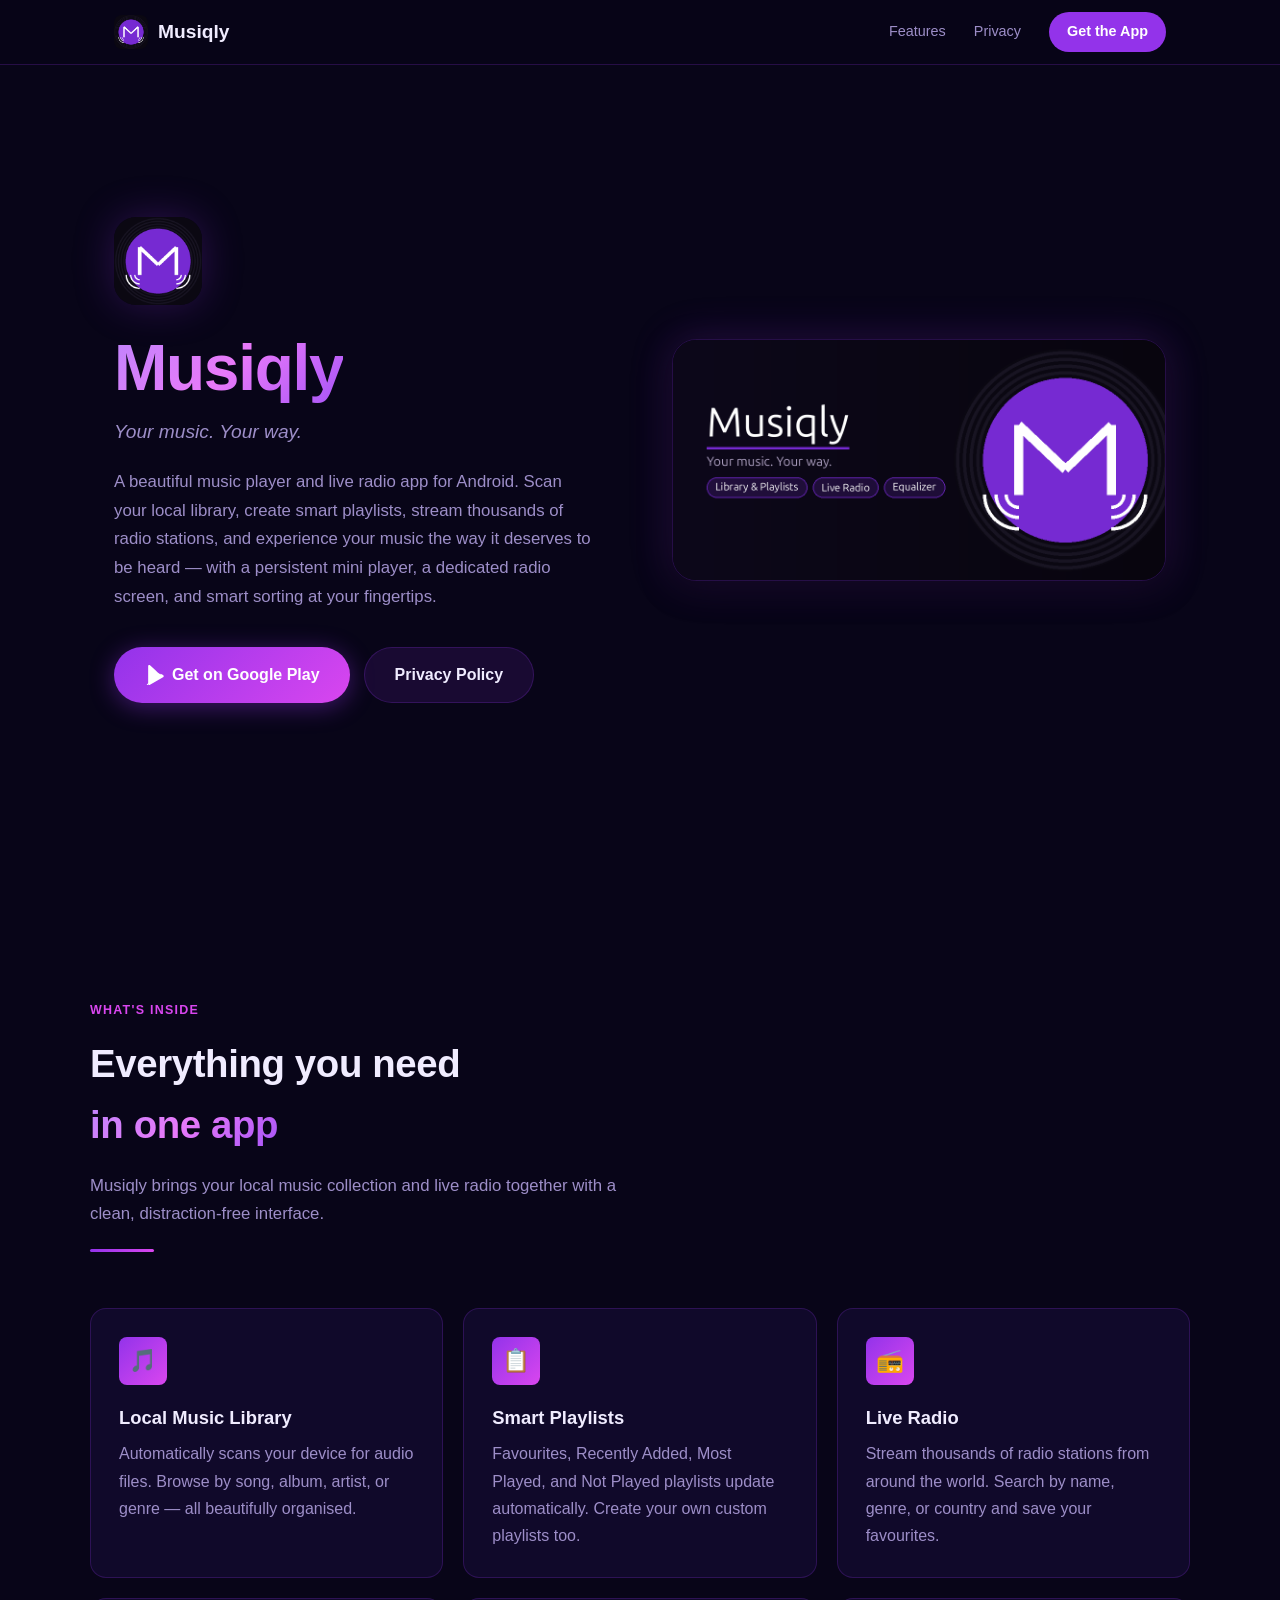
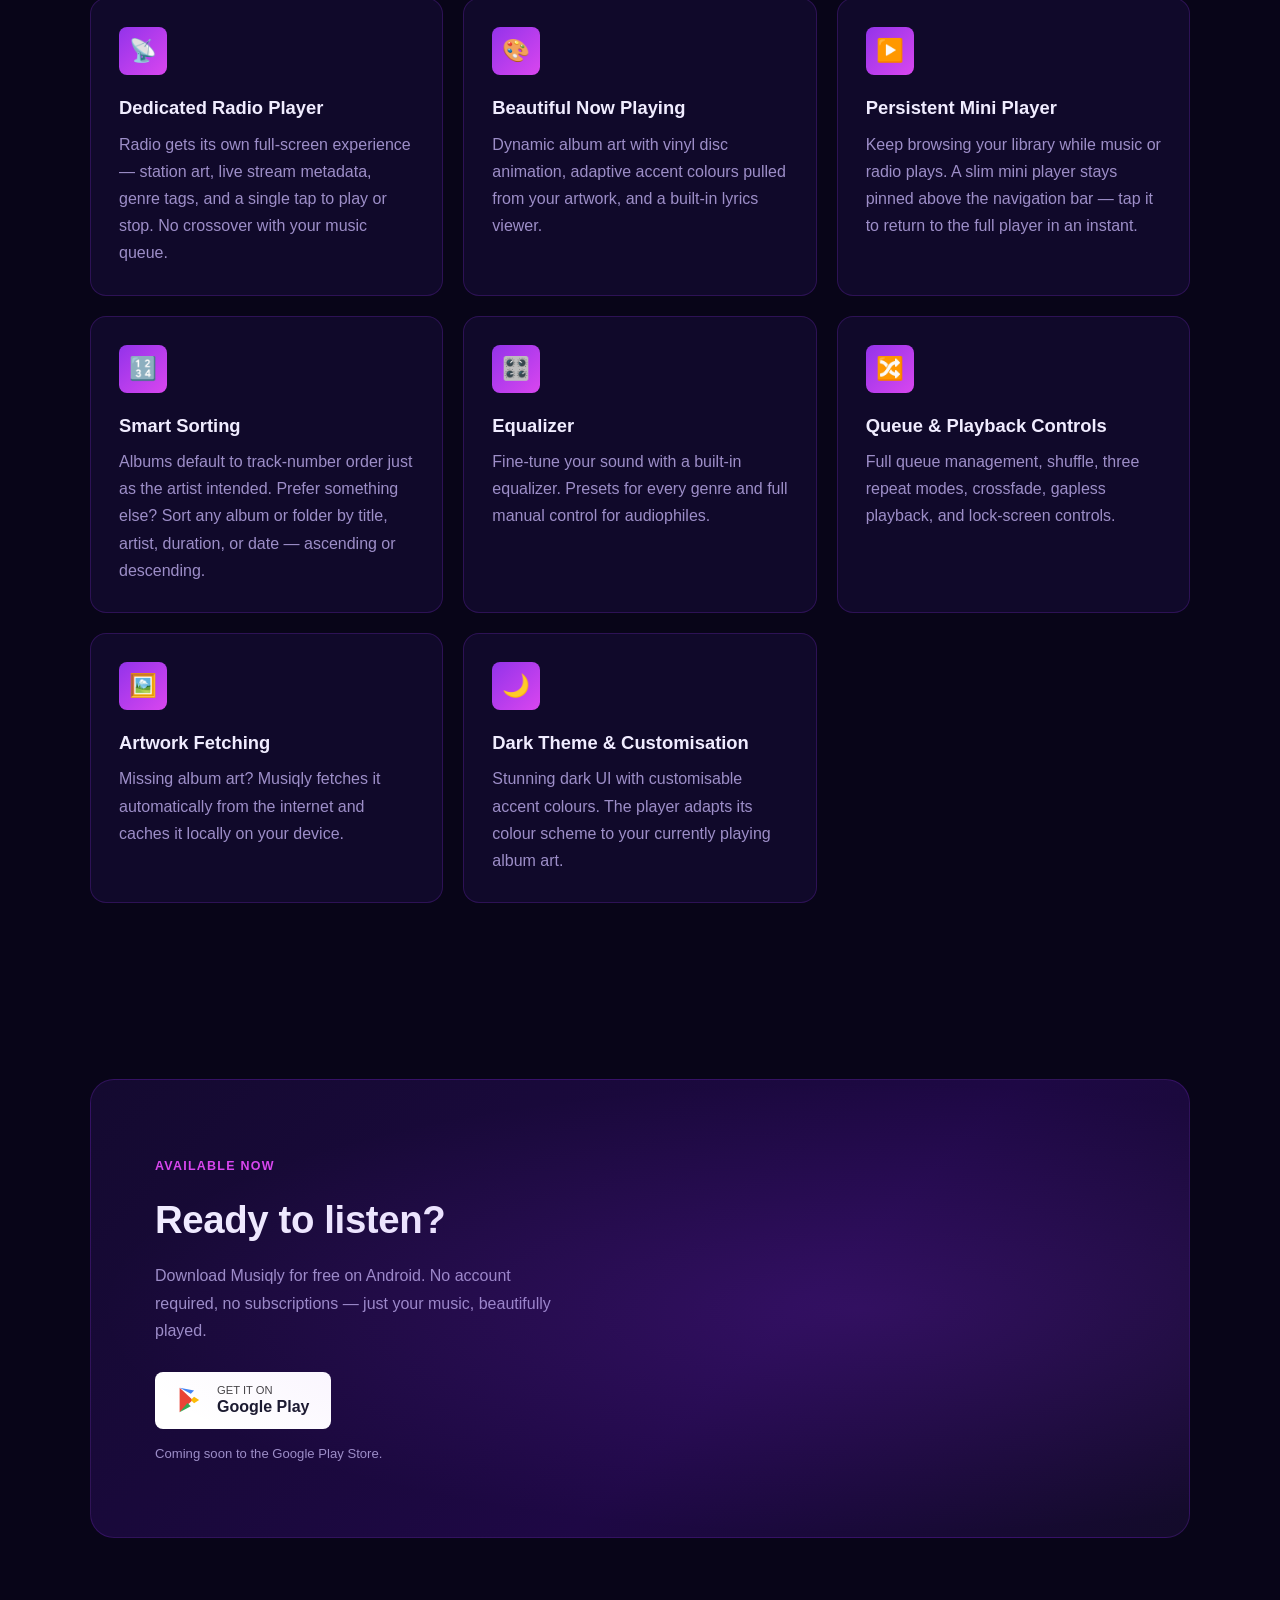
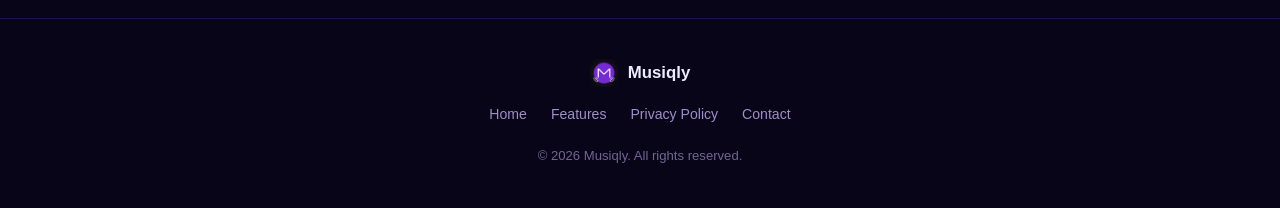
<file: index.html>
<!DOCTYPE html>
<html lang="en">
<head>
  <meta charset="UTF-8">
  <meta name="viewport" content="width=device-width, initial-scale=1.0">
  <title>Musiqly — Your Music. Your Way.</title>
  <meta name="description" content="Musiqly is a beautiful music player and live radio app for Android. Play your local library, manage playlists, stream radio, and enjoy a premium listening experience.">
  <meta property="og:title"       content="Musiqly — Your Music. Your Way.">
  <meta property="og:description" content="A beautiful music player and live radio app for Android.">
  <meta property="og:image"       content="feature.png">
  <meta property="og:type"        content="website">
  <link rel="icon" type="image/png" href="logo.png">
  <link rel="stylesheet" href="style.css">
</head>
<body>

<!-- ── Nav ── -->
<nav>
  <div class="nav-inner">
    <a href="index.html" class="brand">
      <img src="logo.png" alt="Musiqly" class="nav-logo">
      <span>Musiqly</span>
    </a>
    <div class="nav-links">
      <a href="#features">Features</a>
      <a href="privacy.html">Privacy</a>
      <a href="#download" class="btn-nav">Get the App</a>
    </div>
  </div>
</nav>

<!-- ── Hero ── -->
<section class="hero">
  <div class="hero-content">
    <img src="logo.png" alt="Musiqly Logo" class="hero-logo">
    <h1><span class="gradient-text">Musiqly</span></h1>
    <p class="tagline">Your music. Your way.</p>
    <p class="hero-subtitle">
      A beautiful music player and live radio app for Android. Scan your local library,
      create smart playlists, stream thousands of radio stations, and experience your
      music the way it deserves to be heard — with a persistent mini player, a dedicated
      radio screen, and smart sorting at your fingertips.
    </p>
    <div class="hero-btns">
      <a href="#download" class="btn-primary">
        <svg width="20" height="20" viewBox="0 0 24 24" fill="currentColor">
          <path d="M3.18 23.76a1.5 1.5 0 0 0 1.64-.18l12.09-7.02-3.37-3.38L3.18 23.76zm16.7-12.4L16.5 8.97 13.13 5.6 7.2.24A1.5 1.5 0 0 0 5 1.49v21.02a1.5 1.5 0 0 0 2.2 1.33l15.67-9.11a1.5 1.5 0 0 0 0-2.6l-2.99-1.77z"/>
        </svg>
        Get on Google Play
      </a>
      <a href="privacy.html" class="btn-ghost">Privacy Policy</a>
    </div>
  </div>

  <div class="hero-visual">
    <img src="feature.png" alt="Musiqly App Preview" class="feature-img">
  </div>
</section>

<!-- ── Features ── -->
<section id="features" class="section container">
  <span class="section-label">What's inside</span>
  <h2 class="section-title">Everything you need<br><span class="gradient-text">in one app</span></h2>
  <p class="section-sub">Musiqly brings your local music collection and live radio together with a clean, distraction-free interface.</p>
  <div class="divider"></div>

  <div class="features-grid">

    <div class="feature-card">
      <div class="feature-icon">🎵</div>
      <h3>Local Music Library</h3>
      <p>Automatically scans your device for audio files. Browse by song, album, artist, or genre — all beautifully organised.</p>
    </div>

    <div class="feature-card">
      <div class="feature-icon">📋</div>
      <h3>Smart Playlists</h3>
      <p>Favourites, Recently Added, Most Played, and Not Played playlists update automatically. Create your own custom playlists too.</p>
    </div>

    <div class="feature-card">
      <div class="feature-icon">📻</div>
      <h3>Live Radio</h3>
      <p>Stream thousands of radio stations from around the world. Search by name, genre, or country and save your favourites.</p>
    </div>

    <div class="feature-card">
      <div class="feature-icon">📡</div>
      <h3>Dedicated Radio Player</h3>
      <p>Radio gets its own full-screen experience — station art, live stream metadata, genre tags, and a single tap to play or stop. No crossover with your music queue.</p>
    </div>

    <div class="feature-card">
      <div class="feature-icon">🎨</div>
      <h3>Beautiful Now Playing</h3>
      <p>Dynamic album art with vinyl disc animation, adaptive accent colours pulled from your artwork, and a built-in lyrics viewer.</p>
    </div>

    <div class="feature-card">
      <div class="feature-icon">▶️</div>
      <h3>Persistent Mini Player</h3>
      <p>Keep browsing your library while music or radio plays. A slim mini player stays pinned above the navigation bar — tap it to return to the full player in an instant.</p>
    </div>

    <div class="feature-card">
      <div class="feature-icon">🔢</div>
      <h3>Smart Sorting</h3>
      <p>Albums default to track-number order just as the artist intended. Prefer something else? Sort any album or folder by title, artist, duration, or date — ascending or descending.</p>
    </div>

    <div class="feature-card">
      <div class="feature-icon">🎛️</div>
      <h3>Equalizer</h3>
      <p>Fine-tune your sound with a built-in equalizer. Presets for every genre and full manual control for audiophiles.</p>
    </div>

    <div class="feature-card">
      <div class="feature-icon">🔀</div>
      <h3>Queue &amp; Playback Controls</h3>
      <p>Full queue management, shuffle, three repeat modes, crossfade, gapless playback, and lock-screen controls.</p>
    </div>

    <div class="feature-card">
      <div class="feature-icon">🖼️</div>
      <h3>Artwork Fetching</h3>
      <p>Missing album art? Musiqly fetches it automatically from the internet and caches it locally on your device.</p>
    </div>

    <div class="feature-card">
      <div class="feature-icon">🌙</div>
      <h3>Dark Theme &amp; Customisation</h3>
      <p>Stunning dark UI with customisable accent colours. The player adapts its colour scheme to your currently playing album art.</p>
    </div>

  </div>
</section>

<!-- ── Download CTA ── -->
<section id="download" class="download-section">
  <div class="download-inner">
    <div class="download-text">
      <span class="section-label">Available now</span>
      <h2>Ready to listen?</h2>
      <p>Download Musiqly for free on Android. No account required, no subscriptions — just your music, beautifully played.</p>
      <div class="download-btns">
        <a href="#" class="badge-play" title="Google Play Store — link updated on release">
          <svg width="28" height="28" viewBox="0 0 512 512" fill="none">
            <path d="M48 32L288 256 48 480V32z" fill="#EA4335"/>
            <path d="M48 32l204 108 60-60L48 32z" fill="#4285F4"/>
            <path d="M48 480l204-108-60-60L48 480z" fill="#34A853"/>
            <path d="M312 196l-60 60 60 60 92-60-92-60z" fill="#FBBC05"/>
          </svg>
          <span class="badge-play-text">
            <span>GET IT ON</span>
            <span>Google Play</span>
          </span>
        </a>
      </div>
      <p style="margin-top:14px; font-size:0.82rem;">Coming soon to the Google Play Store.</p>
    </div>
  </div>
</section>

<!-- ── Footer ── -->
<footer>
  <div class="footer-inner">
    <div class="footer-brand">
      <img src="logo.png" alt="Musiqly" class="footer-logo">
      Musiqly
    </div>
    <div class="footer-links">
      <a href="index.html">Home</a>
      <a href="#features">Features</a>
      <a href="privacy.html">Privacy Policy</a>
      <a href="mailto:riva24x@outlook.com">Contact</a>
    </div>
    <p class="footer-copy">&copy; 2026 Musiqly. All rights reserved.</p>
  </div>
</footer>

</body>
</html>
</file>
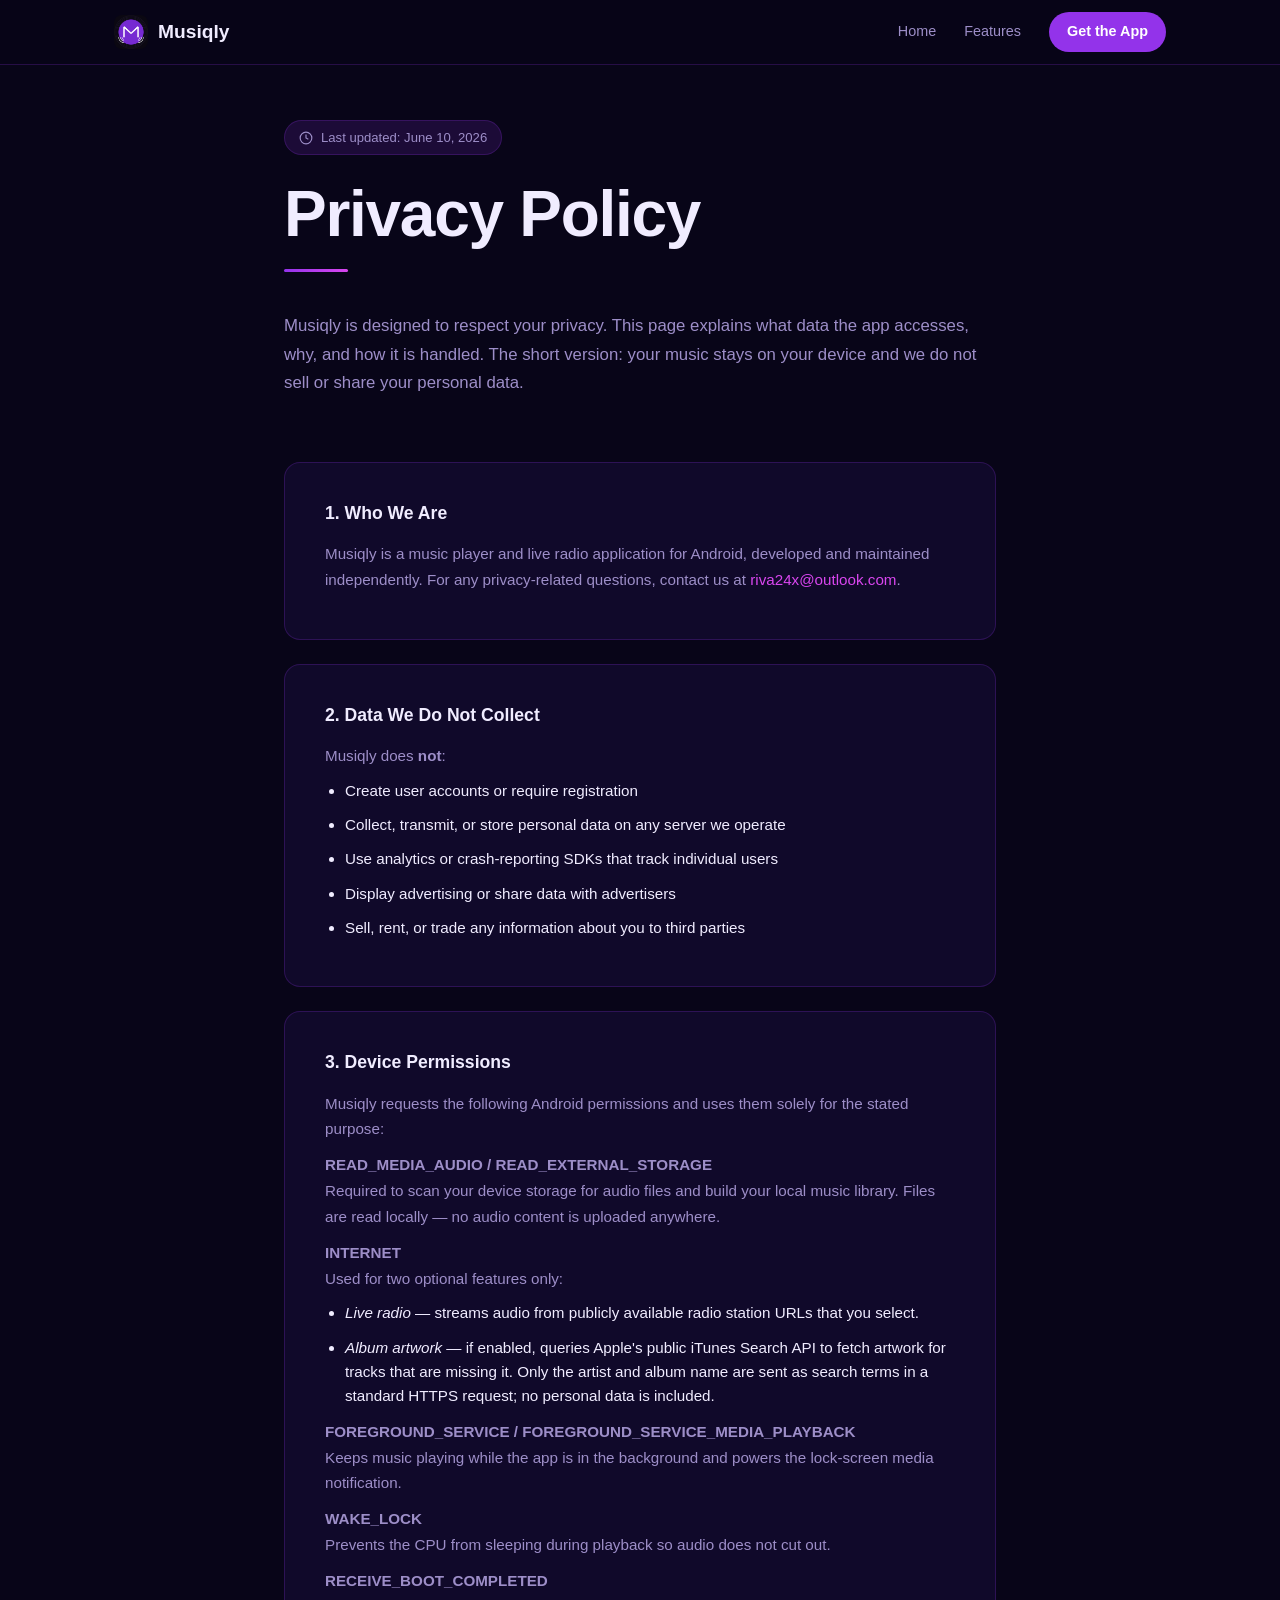
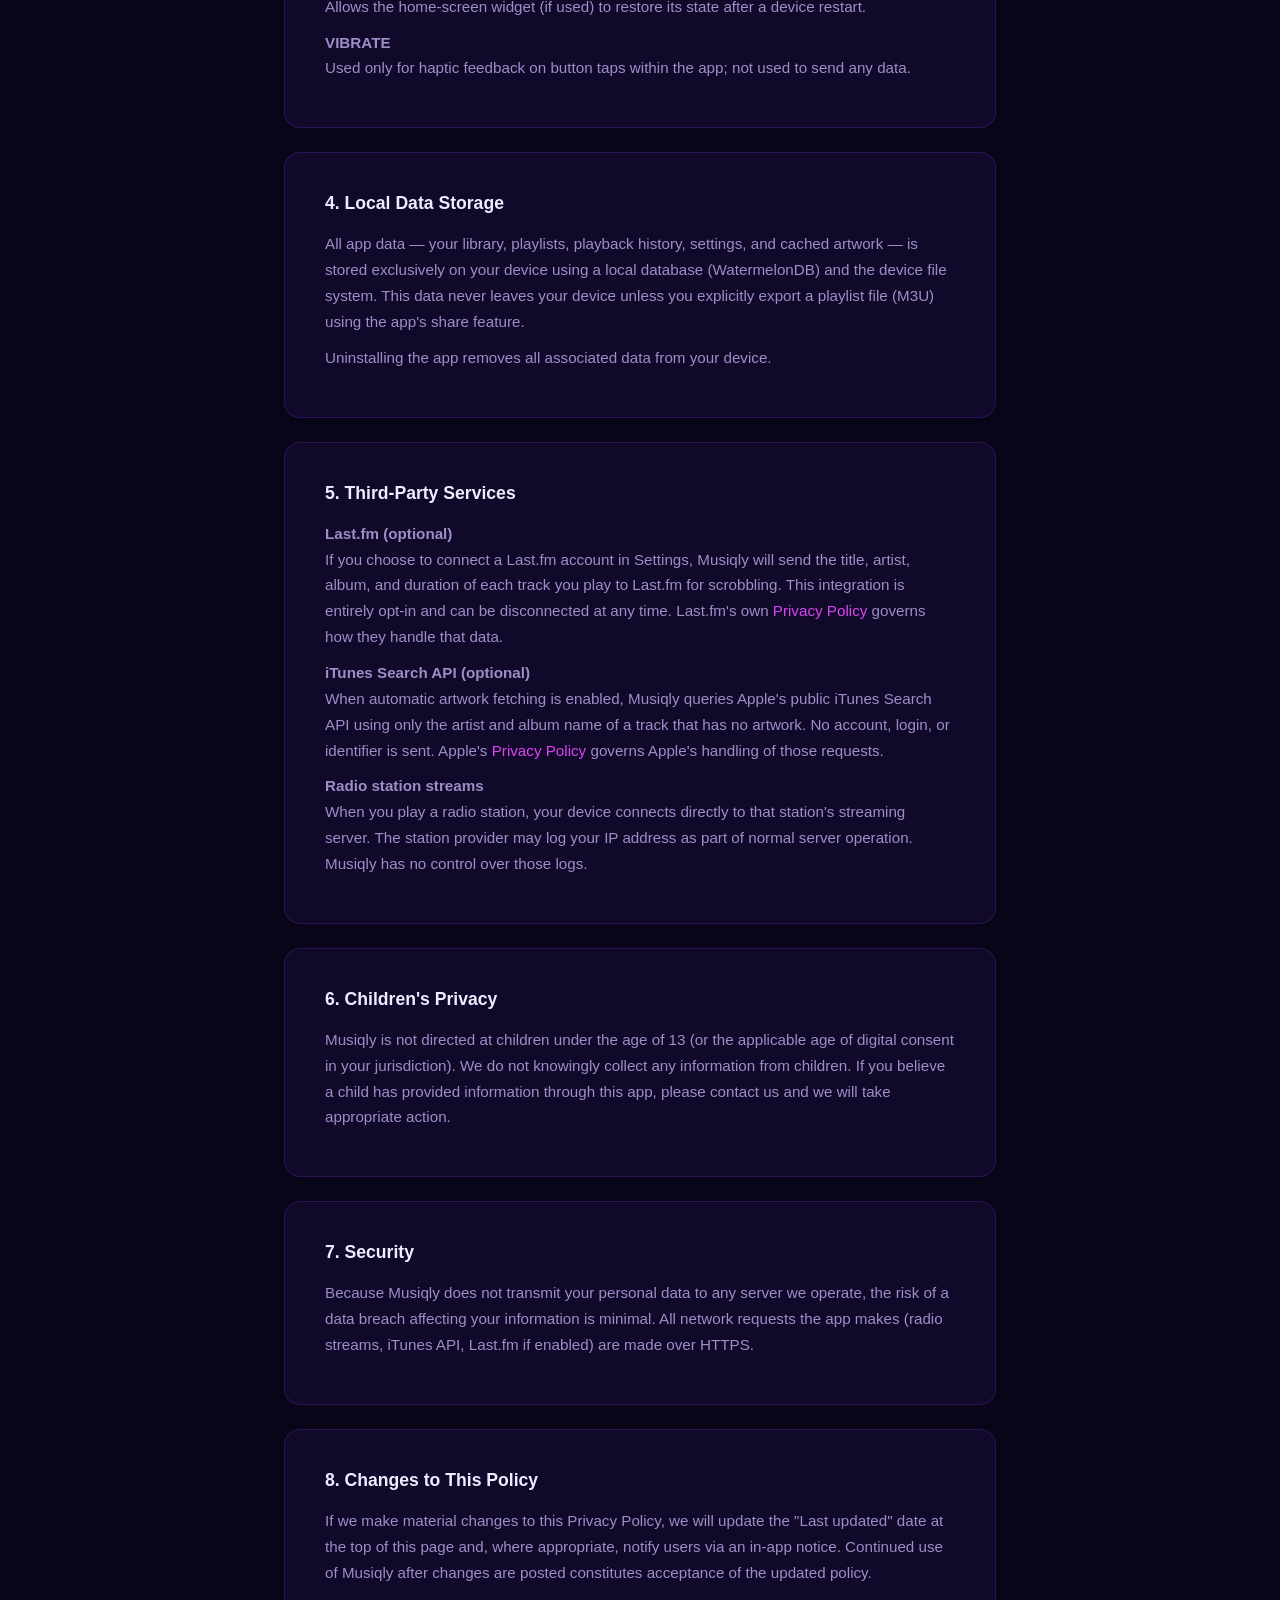
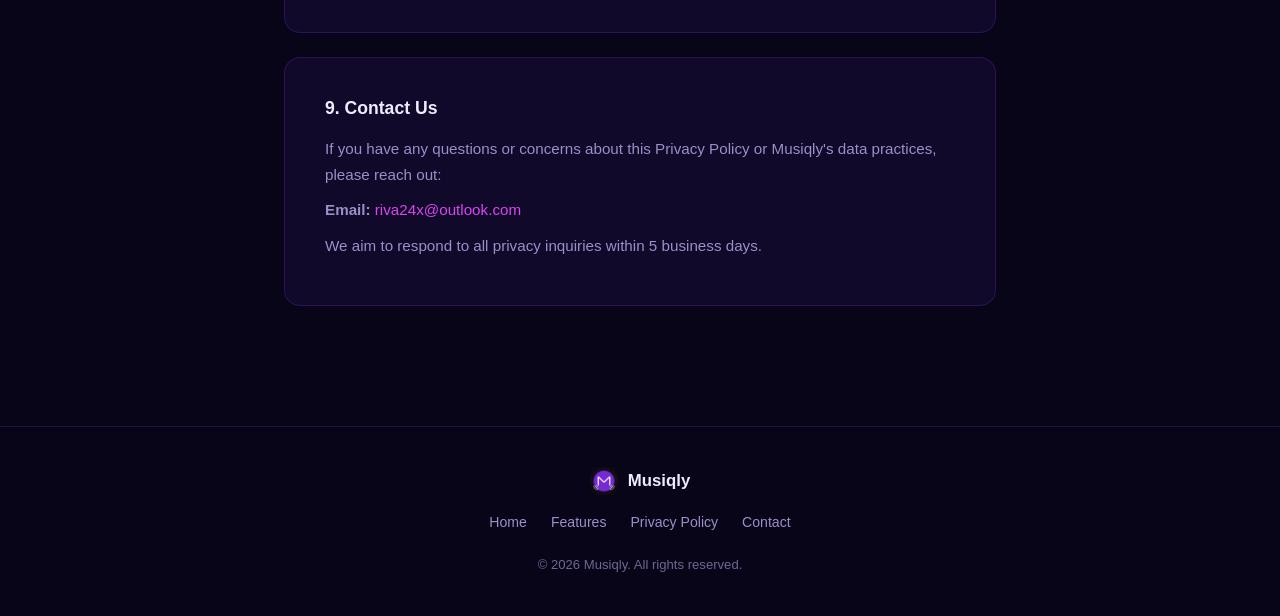
<file: privacy.html>
<!DOCTYPE html>
<html lang="en">
<head>
  <meta charset="UTF-8">
  <meta name="viewport" content="width=device-width, initial-scale=1.0">
  <title>Privacy Policy — Musiqly</title>
  <meta name="description" content="Musiqly Privacy Policy — how we handle your data.">
  <link rel="icon" type="image/png" href="logo.png">
  <link rel="stylesheet" href="style.css">
</head>
<body>

<!-- ── Nav ── -->
<nav>
  <div class="nav-inner">
    <a href="index.html" class="brand">
      <img src="logo.png" alt="Musiqly" class="nav-logo">
      <span>Musiqly</span>
    </a>
    <div class="nav-links">
      <a href="index.html">Home</a>
      <a href="index.html#features">Features</a>
      <a href="index.html#download" class="btn-nav">Get the App</a>
    </div>
  </div>
</nav>

<!-- ── Header ── -->
<div class="privacy-hero">
  <span class="updated-badge">
    <svg width="14" height="14" viewBox="0 0 24 24" fill="none" stroke="currentColor" stroke-width="2">
      <circle cx="12" cy="12" r="10"/><path d="M12 6v6l4 2"/>
    </svg>
    Last updated: June 10, 2026
  </span>
  <h1>Privacy Policy</h1>
  <div class="divider"></div>
  <p style="font-size:1.05rem;">
    Musiqly is designed to respect your privacy. This page explains what data the app
    accesses, why, and how it is handled. The short version: your music stays on your
    device and we do not sell or share your personal data.
  </p>
</div>

<!-- ── Policy body ── -->
<div class="privacy-body">

  <div class="policy-card">
    <h3>1. Who We Are</h3>
    <p>
      Musiqly is a music player and live radio application for Android, developed and
      maintained independently. For any privacy-related questions, contact us at
      <a href="mailto:riva24x@outlook.com" class="contact-link">riva24x@outlook.com</a>.
    </p>
  </div>

  <div class="policy-card">
    <h3>2. Data We Do Not Collect</h3>
    <p>Musiqly does <strong>not</strong>:</p>
    <ul>
      <li>Create user accounts or require registration</li>
      <li>Collect, transmit, or store personal data on any server we operate</li>
      <li>Use analytics or crash-reporting SDKs that track individual users</li>
      <li>Display advertising or share data with advertisers</li>
      <li>Sell, rent, or trade any information about you to third parties</li>
    </ul>
  </div>

  <div class="policy-card">
    <h3>3. Device Permissions</h3>
    <p>Musiqly requests the following Android permissions and uses them solely for the stated purpose:</p>

    <p><strong>READ_MEDIA_AUDIO / READ_EXTERNAL_STORAGE</strong><br>
    Required to scan your device storage for audio files and build your local music library.
    Files are read locally — no audio content is uploaded anywhere.</p>

    <p><strong>INTERNET</strong><br>
    Used for two optional features only:</p>
    <ul>
      <li><em>Live radio</em> — streams audio from publicly available radio station URLs that you select.</li>
      <li><em>Album artwork</em> — if enabled, queries Apple's public iTunes Search API to fetch artwork for tracks that are missing it. Only the artist and album name are sent as search terms in a standard HTTPS request; no personal data is included.</li>
    </ul>

    <p><strong>FOREGROUND_SERVICE / FOREGROUND_SERVICE_MEDIA_PLAYBACK</strong><br>
    Keeps music playing while the app is in the background and powers the lock-screen media notification.</p>

    <p><strong>WAKE_LOCK</strong><br>
    Prevents the CPU from sleeping during playback so audio does not cut out.</p>

    <p><strong>RECEIVE_BOOT_COMPLETED</strong><br>
    Allows the home-screen widget (if used) to restore its state after a device restart.</p>

    <p><strong>VIBRATE</strong><br>
    Used only for haptic feedback on button taps within the app; not used to send any data.</p>
  </div>

  <div class="policy-card">
    <h3>4. Local Data Storage</h3>
    <p>
      All app data — your library, playlists, playback history, settings, and cached
      artwork — is stored exclusively on your device using a local database (WatermelonDB)
      and the device file system. This data never leaves your device unless you explicitly
      export a playlist file (M3U) using the app's share feature.
    </p>
    <p>
      Uninstalling the app removes all associated data from your device.
    </p>
  </div>

  <div class="policy-card">
    <h3>5. Third-Party Services</h3>

    <p><strong>Last.fm (optional)</strong><br>
    If you choose to connect a Last.fm account in Settings, Musiqly will send the title,
    artist, album, and duration of each track you play to Last.fm for scrobbling. This
    integration is entirely opt-in and can be disconnected at any time. Last.fm's own
    <a href="https://www.last.fm/legal/privacy" class="contact-link" target="_blank" rel="noopener">
      Privacy Policy</a> governs how they handle that data.</p>

    <p><strong>iTunes Search API (optional)</strong><br>
    When automatic artwork fetching is enabled, Musiqly queries Apple's public
    iTunes Search API using only the artist and album name of a track that has no
    artwork. No account, login, or identifier is sent. Apple's
    <a href="https://www.apple.com/legal/privacy/" class="contact-link" target="_blank" rel="noopener">
      Privacy Policy</a> governs Apple's handling of those requests.</p>

    <p><strong>Radio station streams</strong><br>
    When you play a radio station, your device connects directly to that station's
    streaming server. The station provider may log your IP address as part of normal
    server operation. Musiqly has no control over those logs.</p>
  </div>

  <div class="policy-card">
    <h3>6. Children's Privacy</h3>
    <p>
      Musiqly is not directed at children under the age of 13 (or the applicable age
      of digital consent in your jurisdiction). We do not knowingly collect any
      information from children. If you believe a child has provided information through
      this app, please contact us and we will take appropriate action.
    </p>
  </div>

  <div class="policy-card">
    <h3>7. Security</h3>
    <p>
      Because Musiqly does not transmit your personal data to any server we operate,
      the risk of a data breach affecting your information is minimal. All network
      requests the app makes (radio streams, iTunes API, Last.fm if enabled) are made
      over HTTPS.
    </p>
  </div>

  <div class="policy-card">
    <h3>8. Changes to This Policy</h3>
    <p>
      If we make material changes to this Privacy Policy, we will update the
      "Last updated" date at the top of this page and, where appropriate, notify users
      via an in-app notice. Continued use of Musiqly after changes are posted constitutes
      acceptance of the updated policy.
    </p>
  </div>

  <div class="policy-card">
    <h3>9. Contact Us</h3>
    <p>
      If you have any questions or concerns about this Privacy Policy or Musiqly's
      data practices, please reach out:
    </p>
    <p>
      <strong>Email:</strong>
      <a href="mailto:riva24x@outlook.com" class="contact-link">riva24x@outlook.com</a>
    </p>
    <p>We aim to respond to all privacy inquiries within 5 business days.</p>
  </div>

</div>

<!-- ── Footer ── -->
<footer>
  <div class="footer-inner">
    <div class="footer-brand">
      <img src="logo.png" alt="Musiqly" class="footer-logo">
      Musiqly
    </div>
    <div class="footer-links">
      <a href="index.html">Home</a>
      <a href="index.html#features">Features</a>
      <a href="privacy.html">Privacy Policy</a>
      <a href="mailto:riva24x@outlook.com">Contact</a>
    </div>
    <p class="footer-copy">&copy; 2026 Musiqly. All rights reserved.</p>
  </div>
</footer>

</body>
</html>
</file>
<file: style.css>
/* ── Musiqly Site — Shared Styles ── */

:root {
  --bg:          #080518;
  --surface:     #10092a;
  --surface-2:   #180e38;
  --accent:      #9333ea;
  --accent-2:    #d946ef;
  --text:        #f0ecff;
  --text-muted:  #9d8ec8;
  --border:      rgba(147, 51, 234, 0.22);
  --radius-sm:   8px;
  --radius-md:   16px;
  --radius-lg:   24px;
  --radius-full: 9999px;
  --shadow:      0 8px 32px rgba(0,0,0,0.45);
  --glow:        0 0 40px rgba(147, 51, 234, 0.25);
}

*, *::before, *::after { box-sizing: border-box; margin: 0; padding: 0; }

html { scroll-behavior: smooth; }

body {
  background: var(--bg);
  color: var(--text);
  font-family: -apple-system, BlinkMacSystemFont, 'Segoe UI', Roboto, Helvetica, Arial, sans-serif;
  line-height: 1.6;
  -webkit-font-smoothing: antialiased;
  overflow-x: hidden;
}

a { color: inherit; text-decoration: none; }

img { display: block; max-width: 100%; }

/* ── Typography ── */
h1 { font-size: clamp(2.4rem, 6vw, 4rem); font-weight: 800; letter-spacing: -0.02em; line-height: 1.1; }
h2 { font-size: clamp(1.6rem, 4vw, 2.4rem); font-weight: 700; letter-spacing: -0.01em; }
h3 { font-size: 1.15rem; font-weight: 600; }
p  { color: var(--text-muted); line-height: 1.7; }

.gradient-text {
  background: linear-gradient(135deg, #c084fc, #e879f9, #a855f7);
  -webkit-background-clip: text;
  -webkit-text-fill-color: transparent;
  background-clip: text;
}

/* ── Layout ── */
.container { max-width: 1100px; margin: 0 auto; padding: 0 24px; }
.section    { padding: 96px 0; }

/* ── Nav ── */
nav {
  position: fixed; top: 0; left: 0; right: 0; z-index: 100;
  background: rgba(8, 5, 24, 0.82);
  backdrop-filter: blur(18px);
  -webkit-backdrop-filter: blur(18px);
  border-bottom: 1px solid var(--border);
}
.nav-inner {
  max-width: 1100px; margin: 0 auto; padding: 0 24px;
  height: 64px;
  display: flex; align-items: center; justify-content: space-between;
}
.brand {
  display: flex; align-items: center; gap: 10px;
  font-size: 1.2rem; font-weight: 700;
}
.nav-logo { width: 34px; height: 34px; border-radius: 8px; }
.nav-links { display: flex; align-items: center; gap: 28px; font-size: 0.9rem; }
.nav-links a { color: var(--text-muted); transition: color .2s; }
.nav-links a:hover { color: var(--text); }
.btn-nav {
  padding: 8px 18px;
  background: var(--accent);
  color: #fff !important;
  border-radius: var(--radius-full);
  font-weight: 600;
  transition: opacity .2s, transform .15s;
}
.btn-nav:hover { opacity: .88; transform: translateY(-1px); }

/* ── Buttons ── */
.btn-primary, .btn-ghost {
  display: inline-flex; align-items: center; gap: 8px;
  padding: 14px 30px; border-radius: var(--radius-full);
  font-size: 1rem; font-weight: 600;
  transition: opacity .2s, transform .15s, box-shadow .2s;
  cursor: pointer;
}
.btn-primary {
  background: linear-gradient(135deg, var(--accent), var(--accent-2));
  color: #fff;
  box-shadow: 0 4px 24px rgba(147,51,234,0.4);
}
.btn-primary:hover { opacity: .9; transform: translateY(-2px); box-shadow: 0 8px 32px rgba(147,51,234,0.5); }

.btn-ghost {
  background: rgba(147,51,234,0.12);
  color: var(--text);
  border: 1px solid var(--border);
}
.btn-ghost:hover { background: rgba(147,51,234,0.22); transform: translateY(-2px); }

/* ── Hero ── */
.hero {
  min-height: 100vh;
  display: flex; align-items: center;
  padding: 100px 24px 80px;
  max-width: 1100px; margin: 0 auto;
  gap: 64px;
}
.hero-content { flex: 1; max-width: 560px; }
.hero-logo {
  width: 88px; height: 88px;
  border-radius: 22px;
  margin-bottom: 28px;
  box-shadow: var(--glow);
}
.hero-content h1 { margin-bottom: 12px; }
.tagline {
  font-size: 1.2rem;
  color: var(--text-muted);
  margin-bottom: 20px;
  font-style: italic;
}
.hero-subtitle {
  font-size: 1.05rem;
  margin-bottom: 36px;
  max-width: 480px;
}
.hero-btns { display: flex; gap: 14px; flex-wrap: wrap; }

.hero-visual { flex: 1; display: flex; justify-content: center; }
.feature-img {
  width: 100%;
  max-width: 520px;
  border-radius: var(--radius-lg);
  box-shadow: var(--shadow), var(--glow);
  border: 1px solid var(--border);
}

/* ── Features grid ── */
.features-grid {
  display: grid;
  grid-template-columns: repeat(auto-fit, minmax(280px, 1fr));
  gap: 20px;
  margin-top: 56px;
}
.feature-card {
  background: var(--surface);
  border: 1px solid var(--border);
  border-radius: var(--radius-md);
  padding: 28px;
  transition: transform .2s, box-shadow .2s;
}
.feature-card:hover { transform: translateY(-4px); box-shadow: var(--glow); }
.feature-icon {
  width: 48px; height: 48px;
  border-radius: var(--radius-sm);
  background: linear-gradient(135deg, var(--accent), var(--accent-2));
  display: flex; align-items: center; justify-content: center;
  font-size: 1.4rem;
  margin-bottom: 18px;
}
.feature-card h3 { margin-bottom: 8px; }

/* ── Section headers ── */
.section-label {
  display: inline-block;
  font-size: 0.78rem;
  font-weight: 700;
  text-transform: uppercase;
  letter-spacing: 0.1em;
  color: var(--accent-2);
  margin-bottom: 12px;
}
.section-title { margin-bottom: 16px; }
.section-sub { max-width: 560px; font-size: 1.05rem; }

/* ── Download CTA ── */
.download-section {
  padding: 80px 24px;
}
.download-inner {
  max-width: 1100px; margin: 0 auto;
  background: linear-gradient(135deg, #140a30 0%, #1e0845 60%, #130b2a 100%);
  border: 1px solid var(--border);
  border-radius: var(--radius-lg);
  padding: 72px 64px;
  display: flex; align-items: center; justify-content: space-between; gap: 40px;
  position: relative; overflow: hidden;
}
.download-inner::before {
  content: '';
  position: absolute; inset: 0;
  background: radial-gradient(ellipse at 70% 50%, rgba(147,51,234,0.18) 0%, transparent 70%);
  pointer-events: none;
}
.download-text h2 { margin-bottom: 12px; }
.download-text p  { max-width: 420px; }
.download-btns { display: flex; gap: 14px; flex-shrink: 0; flex-wrap: wrap; margin-top: 28px; }

/* Play Store badge look */
.badge-play {
  display: inline-flex; align-items: center; gap: 12px;
  background: #fff;
  color: #1a1a2e;
  padding: 12px 22px;
  border-radius: var(--radius-sm);
  font-weight: 600;
  transition: opacity .2s, transform .15s;
}
.badge-play:hover { opacity: .9; transform: translateY(-2px); }
.badge-play svg { flex-shrink: 0; }
.badge-play-text { display: flex; flex-direction: column; line-height: 1.2; }
.badge-play-text span:first-child { font-size: 0.7rem; font-weight: 400; color: #444; }
.badge-play-text span:last-child  { font-size: 1rem; font-weight: 700; }

/* ── Footer ── */
footer {
  border-top: 1px solid var(--border);
  padding: 40px 24px;
  text-align: center;
}
.footer-inner { max-width: 1100px; margin: 0 auto; }
.footer-brand { display: flex; align-items: center; justify-content: center; gap: 10px; font-weight: 700; font-size: 1.05rem; margin-bottom: 16px; }
.footer-logo  { width: 28px; height: 28px; border-radius: 6px; }
.footer-links { display: flex; justify-content: center; gap: 24px; margin-bottom: 20px; }
.footer-links a { font-size: 0.88rem; color: var(--text-muted); transition: color .2s; }
.footer-links a:hover { color: var(--text); }
.footer-copy { font-size: 0.82rem; color: var(--text-muted); opacity: .7; }

/* ── Privacy page ── */
.privacy-hero {
  padding: 120px 24px 64px;
  max-width: 760px; margin: 0 auto;
}
.privacy-body {
  max-width: 760px; margin: 0 auto;
  padding: 0 24px 96px;
}
.policy-card {
  background: var(--surface);
  border: 1px solid var(--border);
  border-radius: var(--radius-md);
  padding: 36px 40px;
  margin-bottom: 24px;
}
.policy-card h3 {
  font-size: 1.1rem;
  margin-bottom: 14px;
  color: var(--text);
}
.policy-card p, .policy-card li {
  font-size: 0.95rem;
  margin-bottom: 10px;
}
.policy-card ul {
  padding-left: 20px;
  margin-bottom: 10px;
}
.policy-card ul li { list-style: disc; }
.updated-badge {
  display: inline-flex; align-items: center; gap: 8px;
  background: rgba(147,51,234,0.15);
  border: 1px solid var(--border);
  border-radius: var(--radius-full);
  padding: 6px 14px;
  font-size: 0.82rem;
  color: var(--text-muted);
  margin-bottom: 24px;
}
.contact-link {
  color: var(--accent-2);
  font-weight: 500;
  transition: opacity .2s;
}
.contact-link:hover { opacity: .8; }

/* ── Responsive ── */
@media (max-width: 768px) {
  .hero { flex-direction: column; text-align: center; padding-top: 120px; gap: 48px; }
  .hero-btns { justify-content: center; }
  .hero-content { max-width: 100%; }
  .nav-links a:not(.btn-nav) { display: none; }
  .download-inner { flex-direction: column; padding: 48px 28px; text-align: center; }
  .download-text p { max-width: 100%; }
  .download-btns { justify-content: center; }
  .policy-card { padding: 24px 20px; }
}

/* ── Divider glow line ── */
.divider {
  width: 64px; height: 3px;
  background: linear-gradient(90deg, var(--accent), var(--accent-2));
  border-radius: var(--radius-full);
  margin: 20px 0 40px;
}
</file>
